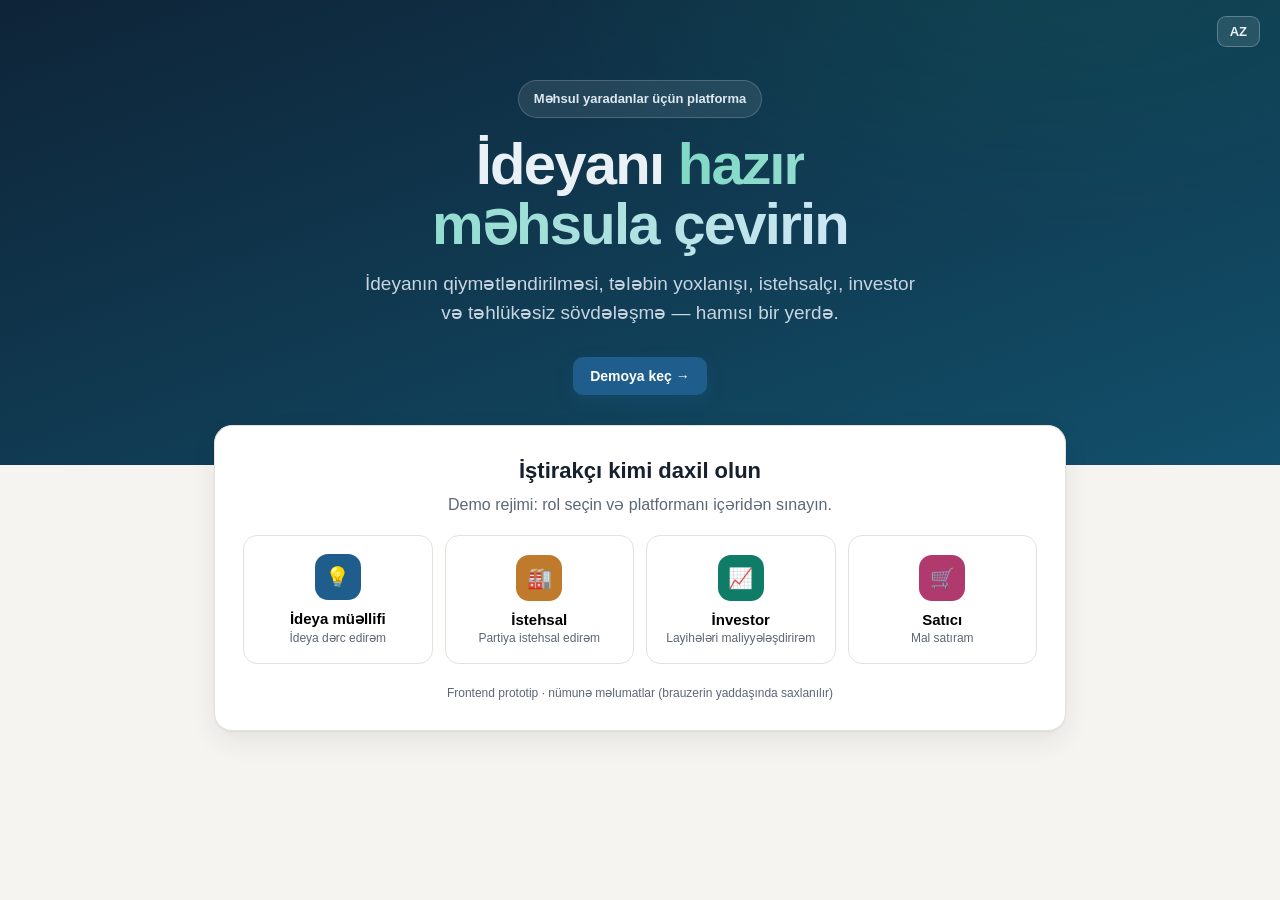
<file: site/index.html>
<!DOCTYPE html>
<html lang="az">
<head>
<meta charset="UTF-8">
<meta name="viewport" content="width=device-width, initial-scale=1.0">
<title>IdeaFlow — məhsul buraxılışı platforması</title>
<style>
  :root{
    --ink:#16202E;--muted:#5C6775;--line:#E5E1DA;--bg:#F6F4F0;--surface:#FFFFFF;--soft:#F1EEE9;
    --accent:#1F5E8C;--accent-2:#0E7C66;
    --author:#1F5E8C;--maker:#C07A2C;--investor:#0E7C66;--seller:#B0396E;--admin:#C0392B;--platform:#42607A;
    --shadow:0 1px 2px rgba(16,32,46,.05),0 10px 26px rgba(16,32,46,.08);
    --font:-apple-system,BlinkMacSystemFont,"Segoe UI",Roboto,"Helvetica Neue",Arial,sans-serif;
  }
  *{box-sizing:border-box;margin:0;padding:0}
  body{font-family:var(--font);color:var(--ink);background:var(--bg);line-height:1.5;-webkit-font-smoothing:antialiased}
  a{color:inherit;text-decoration:none;cursor:pointer}
  button{font-family:inherit;cursor:pointer;border:none;background:none}
  input,select,textarea{font-family:inherit;font-size:14px}
  .btn{display:inline-flex;align-items:center;gap:8px;font-weight:700;font-size:14px;padding:10px 16px;border-radius:10px;transition:.15s;border:1px solid transparent}
  .btn-primary{background:var(--accent);color:#fff;box-shadow:0 6px 16px rgba(31,94,140,.25)}
  .btn-primary:hover{background:#18496e}
  .btn-ghost{background:#fff;border-color:var(--line);color:var(--ink)}
  .btn-ghost:hover{border-color:var(--accent);color:var(--accent)}
  .btn-sm{padding:7px 12px;font-size:13px;border-radius:9px}
  .muted{color:var(--muted)}

  /* top bar */
  .topbar{position:sticky;top:0;z-index:40;height:60px;background:rgba(255,255,255,.9);backdrop-filter:blur(10px);border-bottom:1px solid var(--line);display:flex;align-items:center;gap:18px;padding:0 22px}
  .logo{display:flex;align-items:center;gap:9px;font-weight:850;font-size:18px;letter-spacing:-.02em}
  .logo .m{width:26px;height:26px;border-radius:8px;background:linear-gradient(135deg,var(--accent),var(--accent-2));display:grid;place-items:center}
  .spacer{flex:1}
  .roleSel{display:flex;align-items:center;gap:8px;font-size:13px;color:var(--muted)}
  .roleSel select{padding:7px 10px;border:1px solid var(--line);border-radius:9px;background:#fff;font-weight:650;color:var(--ink)}
  .bell{position:relative;width:38px;height:38px;border-radius:10px;border:1px solid var(--line);background:#fff;display:grid;place-items:center}
  .bell .cnt{position:absolute;top:-6px;right:-6px;background:var(--seller);color:#fff;font-size:10px;font-weight:800;min-width:17px;height:17px;border-radius:9px;display:grid;place-items:center;padding:0 4px}

  .layout{display:flex;min-height:calc(100vh - 60px)}
  .side{width:210px;flex:none;background:var(--surface);border-right:1px solid var(--line);padding:16px 12px}
  .side .grp{font-size:11px;font-weight:800;letter-spacing:.06em;text-transform:uppercase;color:var(--muted);margin:14px 8px 6px}
  .side a{display:flex;align-items:center;gap:10px;padding:9px 11px;border-radius:9px;font-size:14px;font-weight:600;color:var(--ink);margin-bottom:2px}
  .side a:hover{background:var(--soft)}
  .side a.on{background:color-mix(in srgb,var(--accent) 12%,#fff);color:var(--accent)}
  .side a .i{width:18px;height:18px;flex:none;color:currentColor}
  .content{flex:1;padding:26px 30px;max-width:1000px}
  @media(max-width:820px){.side{display:none}.content{padding:18px}}

  .page-h{display:flex;align-items:flex-start;justify-content:space-between;gap:16px;margin-bottom:20px;flex-wrap:wrap}
  .page-h h1{font-size:26px;font-weight:840;letter-spacing:-.02em}
  .page-h p{color:var(--muted);font-size:14.5px;margin-top:3px}

  .tiles{display:grid;grid-template-columns:repeat(4,1fr);gap:14px;margin-bottom:22px}
  @media(max-width:760px){.tiles{grid-template-columns:1fr 1fr}}
  .tile{background:var(--surface);border:1px solid var(--line);border-radius:14px;padding:16px 18px;box-shadow:var(--shadow)}
  .tile .v{font-size:26px;font-weight:850;letter-spacing:-.02em}
  .tile .k{font-size:12.5px;color:var(--muted);margin-top:2px}

  .grid{display:grid;gap:14px}
  .g2{grid-template-columns:1fr 1fr}.g3{grid-template-columns:1fr 1fr 1fr}
  @media(max-width:760px){.g2,.g3{grid-template-columns:1fr}}
  .card{background:var(--surface);border:1px solid var(--line);border-radius:14px;padding:18px;box-shadow:var(--shadow)}
  .card h3{font-size:16px;margin-bottom:6px}

  .pcard{background:var(--surface);border:1px solid var(--line);border-radius:14px;overflow:hidden;box-shadow:var(--shadow);cursor:pointer;transition:.15s}
  .pcard:hover{transform:translateY(-2px);box-shadow:0 14px 32px rgba(16,32,46,.12)}
  .pcard .cover{height:96px;display:grid;place-items:center;font-size:40px}
  .pcard .pb{padding:14px 16px}
  .pcard h4{font-size:16px;margin-bottom:4px}
  .pcard .meta{font-size:12.5px;color:var(--muted);margin-bottom:10px}
  .pcard .foot{display:flex;align-items:center;justify-content:space-between}
  .badge{display:inline-flex;align-items:center;gap:6px;font-size:11.5px;font-weight:750;padding:4px 10px;border-radius:20px;white-space:nowrap}
  .rating{font-size:13px;font-weight:800}
  .rating .s{color:var(--gold,#C9A227)}

  .filters{display:flex;gap:8px;flex-wrap:wrap;margin-bottom:18px}
  .chipf{font-size:13px;font-weight:650;padding:7px 13px;border-radius:20px;border:1px solid var(--line);background:#fff;color:var(--muted)}
  .chipf.on{background:var(--accent);color:#fff;border-color:var(--accent)}

  /* forms */
  .field{margin-bottom:14px}
  .field label{display:block;font-size:13px;font-weight:700;margin-bottom:6px}
  .field input,.field select,.field textarea{width:100%;padding:11px 13px;border:1px solid var(--line);border-radius:10px;background:#fff}
  .field textarea{min-height:90px;resize:vertical}
  .field input:focus,.field select:focus,.field textarea:focus{outline:none;border-color:var(--accent)}

  /* project card */
  .phead{display:flex;gap:16px;align-items:flex-start;margin-bottom:16px}
  .phead .ic{width:64px;height:64px;border-radius:16px;display:grid;place-items:center;font-size:32px;flex:none}
  .tabs{display:flex;gap:4px;flex-wrap:wrap;border-bottom:1px solid var(--line);margin-bottom:18px}
  .tabs button{padding:10px 14px;font-size:13.5px;font-weight:700;color:var(--muted);border-bottom:2px solid transparent;margin-bottom:-1px}
  .tabs button.on{color:var(--accent);border-bottom-color:var(--accent)}
  .kv{display:flex;justify-content:space-between;padding:10px 0;border-bottom:1px solid var(--line);font-size:14px}
  .kv:last-child{border-bottom:none}
  .kv b{font-weight:750}
  .bar{display:flex;height:40px;border-radius:9px;overflow:hidden;border:1px solid var(--line);margin:10px 0}
  .seg{display:flex;align-items:center;justify-content:center;color:#fff;font-weight:800;font-size:12px;border-right:2px solid #fff}
  .seg:last-child{border-right:none}
  .offer{display:flex;align-items:center;gap:12px;padding:12px 0;border-bottom:1px solid var(--line)}
  .offer:last-child{border-bottom:none}
  .empty{text-align:center;color:var(--muted);padding:30px;font-size:14px}

  /* landing */
  .hero{background:radial-gradient(1000px 500px at 82% -10%,rgba(14,124,102,.20),transparent 55%),linear-gradient(160deg,#0E2438,#12506B);color:#EAF1F6;text-align:center;padding:80px 24px 70px}
  .hero h1{font-size:clamp(34px,6vw,58px);font-weight:880;letter-spacing:-.03em;max-width:15ch;margin:16px auto 16px;line-height:1.04}
  .hero h1 .g{background:linear-gradient(100deg,#7FD9C4,#CFE7F5);-webkit-background-clip:text;background-clip:text;color:transparent}
  .hero p{font-size:19px;color:#C7D5E0;max-width:560px;margin:0 auto 30px}
  .hero .pill{display:inline-flex;align-items:center;gap:8px;background:rgba(255,255,255,.09);border:1px solid rgba(255,255,255,.18);color:#DCE8F0;font-size:13px;font-weight:650;padding:8px 15px;border-radius:999px}
  .enter{max-width:900px;margin:-40px auto 0;padding:0 24px 60px}
  .enterCard{background:var(--surface);border:1px solid var(--line);border-radius:18px;box-shadow:var(--shadow);padding:28px;text-align:center}
  .roles{display:grid;grid-template-columns:repeat(4,1fr);gap:12px;margin-top:18px}
  @media(max-width:760px){.roles{grid-template-columns:1fr 1fr}}
  .rbtn{border:1px solid var(--line);border-radius:14px;padding:18px 14px;background:#fff;text-align:center;transition:.15s}
  .rbtn:hover{transform:translateY(-2px);box-shadow:var(--shadow);border-color:var(--c)}
  .rbtn .ic{width:46px;height:46px;border-radius:13px;background:var(--c);color:#fff;display:grid;place-items:center;margin:0 auto 10px;font-size:20px}
  .rbtn h4{font-size:15px;margin-bottom:3px}
  .rbtn p{font-size:12px;color:var(--muted)}

  /* toast */
  .toasts{position:fixed;bottom:20px;right:20px;z-index:100;display:flex;flex-direction:column;gap:10px}
  .toast{background:#16202E;color:#fff;padding:12px 16px;border-radius:11px;font-size:13.5px;font-weight:600;box-shadow:0 10px 30px rgba(0,0,0,.25);animation:tin .2s;max-width:320px}
  .toast.ok{background:#0E7C66}
  @keyframes tin{from{opacity:0;transform:translateY(8px)}to{opacity:1}}
  .foot-note{font-size:12px;color:var(--muted);margin-top:20px;text-align:center}

  /* dark theme */
  [data-theme=dark]{--ink:#E7ECF1;--muted:#9BA6B2;--line:#2A3542;--bg:#0F1621;--surface:#17212E;--soft:#1E2A38;--shadow:0 1px 2px rgba(0,0,0,.3),0 12px 30px rgba(0,0,0,.45)}
  [data-theme=dark] .topbar{background:rgba(23,33,46,.92)}
  [data-theme=dark] .btn-ghost,[data-theme=dark] .chipf,[data-theme=dark] .roleSel select,[data-theme=dark] .field input,[data-theme=dark] .field select,[data-theme=dark] .field textarea,[data-theme=dark] .searchbar input,[data-theme=dark] .chatin input{background:#0F1621;color:var(--ink)}
  .ticon{width:38px;height:38px;border-radius:10px;border:1px solid var(--line);background:var(--surface);display:grid;place-items:center;font-size:16px}
  /* status timeline */
  .timeline{display:flex;margin:6px 0 4px}
  .tl{flex:1;min-width:66px;text-align:center;position:relative;padding-top:22px}
  .tl:before{content:"";position:absolute;top:8px;left:0;right:0;height:2px;background:var(--line)}
  .tl:first-child:before{left:50%}.tl:last-child:before{right:50%}
  .tl .d{position:absolute;top:1px;left:50%;transform:translateX(-50%);width:15px;height:15px;border-radius:50%;background:var(--surface);border:3px solid var(--line);z-index:1}
  .tl.done .d{border-color:var(--accent-2);background:var(--accent-2)}
  .tl.cur .d{border-color:var(--accent);background:var(--accent);box-shadow:0 0 0 4px color-mix(in srgb,var(--accent) 20%,transparent)}
  .tl span{font-size:10.5px;color:var(--muted)}
  .tl.cur span{color:var(--accent);font-weight:800}
  /* notif dropdown */
  .ndrop{position:absolute;top:54px;right:14px;width:300px;background:var(--surface);border:1px solid var(--line);border-radius:12px;box-shadow:var(--shadow);z-index:60;overflow:hidden}
  .ndrop .nh{padding:12px 14px;font-weight:800;font-size:13px;border-bottom:1px solid var(--line)}
  .ndrop .ni{padding:11px 14px;font-size:13px;border-bottom:1px solid var(--line)}
  .ndrop .ni:last-child{border-bottom:none}
  .ndrop .ni .tm{color:var(--muted);font-size:11px;margin-top:2px}
  /* docs + chat */
  .doc{display:flex;align-items:center;gap:10px;padding:11px 0;border-bottom:1px solid var(--line)}
  .doc:last-child{border-bottom:none}
  .doc .dt{font-size:10.5px;font-weight:800;padding:3px 9px;border-radius:6px;color:#fff}
  .doc .nm{flex:1;font-size:14px}
  .chatbox{display:flex;flex-direction:column;gap:9px;max-height:300px;overflow:auto;margin-bottom:12px;padding:4px}
  .msg{max-width:78%;padding:9px 13px;border-radius:13px;font-size:13.5px;line-height:1.4}
  .msg.them{background:var(--soft);align-self:flex-start;border-bottom-left-radius:3px}
  .msg.me{background:var(--accent);color:#fff;align-self:flex-end;border-bottom-right-radius:3px}
  .msg .who{font-size:11px;font-weight:700;opacity:.75;margin-bottom:2px}
  .chatin{display:flex;gap:8px}
  .chatin input{flex:1;padding:10px 13px;border:1px solid var(--line);border-radius:10px;background:var(--surface);color:var(--ink)}
  .searchbar{display:flex;gap:10px;margin-bottom:14px;flex-wrap:wrap}
  .searchbar input{flex:1;min-width:200px;padding:10px 14px;border:1px solid var(--line);border-radius:10px;background:var(--surface);color:var(--ink)}
  /* charts */
  .chartrow{display:flex;align-items:center;gap:12px;margin:8px 0}
  .chartrow .cl{width:150px;font-size:13px;flex:none}
  .chartrow .ct{flex:1;height:22px;background:var(--soft);border-radius:7px;overflow:hidden}
  .chartrow .cf{height:100%;border-radius:7px;display:flex;align-items:center;justify-content:flex-end;padding-right:8px;color:#fff;font-size:11px;font-weight:800;min-width:32px}
  /* onboarding tour */
  .overlay{position:fixed;inset:0;background:rgba(10,20,30,.55);z-index:200;display:grid;place-items:center;padding:20px}
  .tourcard{background:var(--surface);border:1px solid var(--line);border-radius:18px;max-width:440px;width:100%;padding:28px;box-shadow:0 30px 80px rgba(0,0,0,.45);text-align:center}
  .tourcard .em{font-size:38px}
  .tourcard h3{font-size:21px;margin:12px 0 8px}
  .tourcard p{color:var(--muted);font-size:14.5px;line-height:1.55}
  .tourcard .dots{display:flex;gap:6px;margin:20px auto;justify-content:center}
  .tourcard .dots span{width:8px;height:8px;border-radius:50%;background:var(--line);transition:.2s}
  .tourcard .dots span.on{background:var(--accent);width:22px;border-radius:4px}
  .tourcard .row{display:flex;justify-content:space-between;align-items:center;gap:10px}
</style>
</head>
<body>
<div id="app"></div>
<div class="toasts" id="toasts"></div>

<script>
/* ================= I18N =================
   Hər açar üçün üç variant: [AZ, RU, EN]
   Dil dəyişdirmək: yuxarı paneldəki dil düyməsi (AZ → RU → EN → AZ)
   ======================================== */
const LANGS=['az','ru','en'];
const LI={az:0,ru:1,en:2};

const DICT={
  /* --- ümumi / shell --- */
  appTitle:['IdeaFlow — məhsul buraxılışı platforması','IdeaFlow — платформа запуска продуктов','IdeaFlow — product launch platform'],
  nav_menu:['Menyu','Меню','Menu'],
  nav_overview:['İcmal','Обзор','Overview'],
  nav_projects:['Layihələr','Проекты','Projects'],
  nav_analytics:['Analitika','Аналитика','Analytics'],
  nav_new:['Yeni ideya','Новая идея','New idea'],
  nav_investors:['İnvestorlar','Инвесторы','Investors'],
  nav_makers:['İstehsalçılar','Производители','Manufacturers'],
  nav_pricing:['Tariflər və maliyyə modeli','Тарифы и финмодель','Pricing & finance'],
  nav_trust:['Etibar','Доверие','Trust'],
  nav_trustIndex:['Trust Index · İM müdafiəsi','Trust Index · Защита ИС','Trust Index · IP protection'],
  top_loggedAs:['Daxil olmusunuz:','Вы вошли как','Logged in as'],
  top_notifs:['Bildirişlər','Уведомления','Notifications'],
  top_tour:['Tur','Тур','Tour'],
  top_theme:['Görünüş','Тема','Theme'],
  top_lang:['Dil','Язык','Language'],

  /* --- rollar --- */
  role_guest:['Qonaq','Гость','Guest'],
  role_author:['İdeya müəllifi','Автор идеи','Idea Author'],
  role_maker:['İstehsal','Производство','Manufacturing'],
  role_investor:['İnvestor','Инвестор','Investor'],
  role_seller:['Satıcı','Продавец','Seller'],
  rd_author:['İdeya dərc edirəm','Публикую идею','I publish ideas'],
  rd_maker:['Partiya istehsal edirəm','Произвожу партии','I manufacture batches'],
  rd_investor:['Layihələri maliyyələşdirirəm','Финансирую проекты','I fund projects'],
  rd_seller:['Mal satıram','Продаю товары','I sell products'],

  /* --- statuslar --- */
  st_draft:['Qaralama','Черновик','Draft'],
  st_assess:['Qiymətləndirmədə','На оценке','Under review'],
  st_demand:['Tələb yoxlanışı','Проверка спроса','Demand check'],
  st_findmaker:['İstehsalçı axtarışı','Поиск производителя','Finding maker'],
  st_findinv:['İnvestisiya axtarışı','Поиск инвестиций','Seeking funding'],
  st_deal:['Sövdələşmə','Сделка','Deal'],
  st_prod:['İstehsal','Производство','Production'],
  st_sales:['Satış','Продажи','Sales'],

  /* --- kateqoriyalar --- */
  cat_all:['Hamısı','Все','All'],
  cat_electronics:['Elektronika','Электроника','Electronics'],
  cat_home:['Ev və məişət','Дом и быт','Home & living'],
  cat_sport:['İdman','Спорт','Sport'],
  cat_gadgets:['Qadcetlər','Гаджеты','Gadgets'],
  cat_eco:['Eko','Эко','Eco'],

  /* --- lendinq --- */
  l_pill:['Məhsul yaradanlar üçün platforma','Платформа для создателей продуктов','A platform for product creators'],
  l_h1a:['İdeyanı','Превратите идею в','Turn your idea into'],
  l_h1b:['hazır məhsula çevirin','готовый продукт','a finished product'],
  l_sub:['İdeyanın qiymətləndirilməsi, tələbin yoxlanışı, istehsalçı, investor və təhlükəsiz sövdələşmə — hamısı bir yerdə.','Оценка идеи, проверка спроса, производитель, инвестор и безопасная сделка — в одном месте.','Idea assessment, demand check, manufacturer, investor and a safe deal — all in one place.'],
  l_cta:['Demoya keç →','Войти в демо →','Enter demo →'],
  l_enterTitle:['İştirakçı kimi daxil olun','Войдите как участник','Enter as a participant'],
  l_enterSub:['Demo rejimi: rol seçin və platformanı içəridən sınayın.','Демо-режим: выберите роль и попробуйте платформу изнутри.','Demo mode: pick a role and try the platform from the inside.'],
  l_note:['Frontend prototip · nümunə məlumatlar (brauzerin yaddaşında saxlanılır)','Фронтенд-прототип · данные демонстрационные (хранятся в памяти браузера)','Frontend prototype · demo data (kept in browser memory)'],

  /* --- kabinetlər --- */
  d_a_title:['Müəllif kabineti','Кабинет автора','Author workspace'],
  d_a_sub:['Layihələriniz və iştirakçıların təklifləri','Ваши проекты и предложения от участников','Your projects and incoming offers'],
  d_a_t1:['layihə','проектов','projects'],
  d_a_t2:['orta reytinq','средний рейтинг','average rating'],
  d_a_t3:['istehsalçı təklifi','офферов производителей','manufacturer offers'],
  d_a_t4:['ilkin sifariş','предзаказов','preorders'],
  d_a_my:['Mənim layihələrim','Мои проекты','My projects'],
  d_m_title:['İstehsalçı kabineti','Кабинет производителя','Manufacturer workspace'],
  d_m_sub:['Güclərinizə uyğun gələn sorğular','Входящие заявки под ваши мощности','Incoming requests matching your capacity'],
  d_m_t1:['yeni sorğu','новых заявок','new requests'],
  d_m_t2:['mənim təkliflərim','моих офферов','my offers'],
  d_m_t3:['güc yüklənməsi','загрузка мощностей','capacity load'],
  d_m_t4:['Trust Index','Trust Index','Trust Index'],
  d_m_reqs:['İstehsal sorğuları','Заявки на производство','Production requests'],
  d_m_empty:['Yeni sorğu yoxdur','Нет новых заявок','No new requests'],
  d_i_title:['İnvestor kabineti','Кабинет инвестора','Investor workspace'],
  d_i_sub:['Maliyyə axtaran yoxlanılmış layihələr','Проверенные проекты, ищущие финансирование','Vetted projects seeking funding'],
  d_i_t1:['axtarışda olan layihə','проектов в поиске','projects seeking'],
  d_i_t2:['portfeldə','в портфеле','in portfolio'],
  d_i_t3:['yatırılıb','вложено','invested'],
  d_i_t4:['gəlirlilik proqnozu','прогноз доходности','projected return'],
  d_i_feed:['Layihə lenti','Лента проектов','Project feed'],
  d_s_title:['Satıcı kabineti','Кабинет продавца','Seller workspace'],
  d_s_sub:['Hazırlanan mallar — ilkin sifarişləri rezerv edin','Товары в подготовке — резервируйте предзаказы','Products in the pipeline — reserve preorders'],
  d_s_t1:['hazırlanan mal','товаров в подготовке','products in pipeline'],
  d_s_t2:['ümumi ilkin sifariş','предзаказов всего','preorders total'],
  d_s_t3:['müqavilələrim','мои контракты','my contracts'],
  d_s_t4:['qiymət aralığı','диапазон цен','price range'],
  d_s_catalog:['Hazırlanan məhsullar kataloqu','Каталог готовящихся продуктов','Catalog of upcoming products'],
  btn_newIdea:['＋ Yeni ideya','＋ Новая идея','＋ New idea'],

  /* --- kataloq --- */
  c_title:['Layihə kataloqu','Каталог проектов','Projects catalog'],
  c_sub:['Ekosistemin bütün layihələri','Все проекты экосистемы','All ecosystem projects'],
  c_search:['🔍 Ad və ya müəllif üzrə axtarış…','🔍 Поиск по названию или автору…','🔍 Search by title or author…'],
  c_empty:['Heç nə tapılmadı','Ничего не найдено','Nothing found'],
  c_notRated:['qiymətləndirilməyib','не оценён','not rated'],

  /* --- layihə kartı --- */
  p_back:['← kataloqa','← к каталогу','← back to catalog'],
  p_author:['müəllif','автор','author'],
  p_notFound:['Layihə tapılmadı','Проект не найден','Project not found'],
  tab_about:['İcmal','Обзор','Overview'],
  tab_ai:['AI qiymətləndirmə','AI-оценка','AI score'],
  tab_fin:['Maliyyə modeli','Финмодель','Financials'],
  tab_prod:['İstehsal','Производство','Production'],
  tab_inv:['İnvestisiyalar','Инвестиции','Investment'],
  tab_deal:['Sövdələşmə','Сделка','Deal'],
  tab_docs:['Sənədlər','Документы','Documents'],
  tab_chat:['Söhbət','Чат','Chat'],

  ab_status:['Layihənin statusu','Статус проекта','Project status'],
  ab_about:['Layihə haqqında','О проекте','About the project'],
  ab_cat:['Kateqoriya','Категория','Category'],
  ab_st:['Status','Статус','Status'],
  ab_rating:['İdeyanın reytinqi','Рейтинг идеи','Idea rating'],
  ab_preorders:['İlkin sifarişlər','Предзаказы','Preorders'],
  ab_sections:['Kartın bölmələri','Разделы карточки','Card sections'],
  ab_sectionsText:['Vahid rəqəmsal pasport: materiallar, bazar analitikası, maliyyə modeli, istehsal, investisiyalar, satış, sənədlər (NDA, patentlər), dəyişikliklər tarixçəsi. Bütün rollar eyni kartla işləyir.','Единый цифровой паспорт: материалы, аналитика рынка, финмодель, производство, инвестиции, продажи, документы (NDA, патенты), история изменений. Все роли работают с одной карточкой.','A single digital passport: materials, market analytics, financials, production, investment, sales, documents (NDA, patents), change history. Every role works with the same card.'],

  tl_assess:['Qiymətləndirmə','Оценка','Assessment'],
  tl_demand:['Tələb','Спрос','Demand'],
  tl_findmaker:['İstehsalçı','Производитель','Manufacturer'],
  tl_findinv:['İnvestisiya','Инвестиции','Investment'],
  tl_deal:['Sövdələşmə','Сделка','Deal'],
  tl_prod:['İstehsal','Производство','Production'],
  tl_sales:['Satış','Продажи','Sales'],

  /* --- AI --- */
  ai_none:['AI qiymətləndirməsi hələ aparılmayıb','AI-оценка ещё не проведена','AI score not generated yet'],
  ai_noneSub:['Bazar, maya dəyəri və risklərin analizini başladın.','Запустите анализ рынка, себестоимости и рисков.','Run the market, cost and risk analysis.'],
  ai_run:['AI qiymətləndirməsini başlat','Запустить AI-оценку','Run AI assessment'],
  ai_market:['Bazarın qiymətləndirilməsi','Оценка рынка','Market assessment'],
  ai_size:['Bazarın həcmi','Размер рынка','Market size'],
  ai_cost:['Təxmini maya dəyəri','Ориент. себестоимость','Est. unit cost'],
  ai_price:['Tövsiyə olunan qiymət','Рекоменд. цена','Recommended price'],
  ai_rating:['İdeyanın reytinqi','Рейтинг идеи','Idea rating'],
  ai_risks:['Risklər və tövsiyələr','Риски и рекомендации','Risks & recommendations'],
  ai_r1a:['✔ Tələb «','✔ Спрос подтверждается трендом категории «','✔ Demand is confirmed by the trend in the «'],
  ai_r1b:['» kateqoriyasının trendi ilə təsdiqlənir.','».','» category.'],
  ai_r2:['⚠ Hədəf bazar üçün sertifikasiyanı yoxlayın.','⚠ Проверьте сертификацию для целевого рынка.','⚠ Check certification for the target market.'],
  ai_r3:['✔ Maya dəyəri marja imkanı verir:','✔ Себестоимость позволяет маржу','✔ Unit cost allows a margin of'],
  ai_toDemand:['Tələb yoxlanışına keç →','Перейти к проверке спроса →','Go to demand check →'],

  /* --- maliyyə --- */
  f_title:['Maliyyə modeli','Финансовая модель','Financial model'],
  f_cost:['Maya dəyəri','Себестоимость','Unit cost'],
  f_price:['Satış qiyməti','Цена продажи','Sale price'],
  f_moq:['MOQ (min. partiya)','MOQ (мин. партия)','MOQ (min. batch)'],
  f_royalty:['Müəllifə royalti','Роялти автору','Author royalty'],
  f_split:['Satış gəlirinin bölgüsü','Распределение выручки с продаж','Sales revenue split'],
  f_rest:['qalan','ост.','rest'],
  f_note:['Platforma → müəllifə royalti → investorun payı → satıcı. Eskrou avtomatik bölüşdürür.','Платформа → роялти автору → доля инвестора → продавец. Эскроу распределяет автоматически.','Platform → author royalty → investor share → seller. Escrow distributes automatically.'],

  /* --- istehsal --- */
  pr_offers:['İstehsalçı təklifləri','Предложения производителей','Manufacturer offers'],
  pr_empty:['Hələlik təklif yoxdur','Пока нет офферов','No offers yet'],
  pr_accept:['Qəbul et','Принять','Accept'],
  pr_sendTitle:['Təklif göndər','Отправить оффер','Send an offer'],
  pr_send:['Təklifi göndər','Отправить оффер','Send offer'],
  pr_priceLbl:['Vahidin qiyməti','Цена за ед.','Price per unit'],
  pr_moqLbl:['MOQ','MOQ','MOQ'],
  pr_daysLbl:['Müddət, gün','Срок, дней','Lead time, days'],
  pr_pcs:['əd.','шт.','pcs'],
  pr_price:['Qiymət','Цена','Price'],
  pr_days:['gün','дн.','days'],
  pr_yourFactory:['Sizin zavod','Ваш завод','Your factory'],

  /* --- investisiya --- */
  iv_title:['İnvestisiyalar','Инвестиции','Investment'],
  iv_empty:['Hələlik investisiya yoxdur','Инвестиций пока нет','No investments yet'],
  iv_inDeal:['sövdələşmədə','в сделке','in deal'],
  iv_formTitle:['Layihəyə investisiya qoy','Инвестировать в проект','Invest in the project'],
  iv_amount:['Məbləğ','Сумма','Amount'],
  iv_typeLbl:['Sövdələşmə növü','Тип сделки','Deal type'],
  iv_equity:['Pay (equity)','Доля (equity)','Equity'],
  iv_royalty:['Royalti','Роялти','Royalty'],
  iv_fix:['Fiks / lisenziya','Фикс / лицензия','Fixed / licence'],
  iv_submit:['İnvestisiyanı rəsmiləşdir','Оформить инвестицию','Complete investment'],
  iv_you:['Siz (investor)','Вы (инвестор)','You (investor)'],
  iv_share30:['Pay 30%','Доля 30%','30% equity'],

  /* --- sövdələşmə --- */
  dl_title:['Rəqəmsal sövdələşmə','Цифровая сделка','Digital deal'],
  dl_maker:['İstehsalçı','Производитель','Manufacturer'],
  dl_investor:['İnvestor','Инвестор','Investor'],
  dl_cond:['Şərt','Условие','Terms'],
  dl_escrow:['Eskrou','Эскроу','Escrow'],
  dl_escrowV:['vəsait rezerv edilib','средства зарезервированы','funds reserved'],
  dl_rights:['İdeya hüquqları','Права на идею','Idea rights'],
  dl_rightsV:['müəllifə aiddir','закреплены за автором','held by the author'],
  dl_sign:['İmzala və istehsalı başlat','Подписать и запустить производство','Sign and start production'],
  dl_signed:['✔ Sövdələşmə imzalandı, layihə istehsal/satış mərhələsindədir.','✔ Сделка подписана, проект в производстве/продажах.','✔ Deal signed, the project is in production/sales.'],
  dl_need:['Sövdələşmə üçün istehsalçı təklifi və investisiya lazımdır.','Для сделки нужны оффер производителя и инвестиция.','A manufacturer offer and an investment are required for the deal.'],

  /* --- sənədlər --- */
  dc_title:['Sənədlər','Документы','Documents'],
  dc_upload:['＋ Yüklə','＋ Загрузить','＋ Upload'],
  dc_open:['Aç','Открыть','Open'],
  dc_note:['🛡 Bütün sənədlər versiyalanır, müəlliflik və tarix qeydə alınır (İM müdafiəsi).','🛡 Все документы версионируются, авторство и дата фиксируются (защита ИС).','🛡 All documents are versioned; authorship and date are recorded (IP protection).'],
  dt_nda:['NDA','NDA','NDA'],
  dt_patent:['Patent','Патент','Patent'],
  dt_contract:['Müqavilə','Контракт','Contract'],
  dt_cert:['Sertifikat','Сертификат','Certificate'],
  dn_nda:['Məxfilik sazişi.pdf','Соглашение о неразглашении.pdf','Non-disclosure agreement.pdf'],
  dn_passport:['Layihə kartı (pasport).pdf','Карточка проекта (паспорт).pdf','Project card (passport).pdf'],
  dn_cert:['Uyğunluq sertifikatı.pdf','Сертификат соответствия.pdf','Certificate of conformity.pdf'],

  /* --- söhbət --- */
  ch_title:['İştirakçıların söhbəti','Чат участников','Participant chat'],
  ch_ph:['Mesaj yazın…','Написать сообщение…','Write a message…'],
  ch_send:['Göndər','Отправить','Send'],
  ch_curator:['Kurator','Куратор','Curator'],
  ch_you:['Siz','Вы','You'],
  cm_curator:['Layihə işlənir. Şərtləri və sualları burada müzakirə edin.','Проект в работе. Обсуждайте условия и вопросы здесь.','The project is in progress. Discuss terms and questions here.'],
  cm_author:['Məhsulla bağlı suallara cavab verməyə hazıram.','Готов ответить на вопросы по продукту.','Happy to answer any questions about the product.'],

  /* --- yeni ideya --- */
  n_title:['Yeni ideya','Новая идея','New idea'],
  n_sub:['Məhsulu təsvir edin — layihə kartı yaradılacaq','Опишите продукт — создастся карточка проекта','Describe the product — a project card will be created'],
  n_name:['Məhsulun adı','Название продукта','Product name'],
  n_namePh:['Məs. Bitkilər üçün ağıllı dozator','Напр. Умный дозатор для растений','E.g. Smart plant dispenser'],
  n_cat:['Kateqoriya','Категория','Category'],
  n_desc:['Təsvir','Описание','Description'],
  n_descPh:['Bu nədir, kim üçündür, analoqlardan nə ilə üstündür','Что это, для кого, чем лучше аналогов','What it is, who it is for, why it beats alternatives'],
  n_price:['Təxmini satış qiyməti','Ориентировочная цена продажи','Estimated sale price'],
  n_create:['Layihə yarat →','Создать проект →','Create project →'],
  n_needName:['Adı daxil edin','Введите название','Enter a title'],
  n_youAuthor:['Siz (müəllif)','Вы (автор)','You (author)'],

  /* --- istehsalçılar / investorlar --- */
  mk_title:['İstehsalçılar','Производители','Manufacturers'],
  mk_sub:['Yoxlanılmış zavodlar','Верифицированные заводы','Verified factories'],
  mk_cats:['Kateqoriyalar','Категории','Categories'],
  mk_moq:['MOQ-dan','MOQ от','MOQ from'],
  in_title:['İnvestorlar','Инвесторы','Investors'],
  in_sub:['Platformadakı fondlar və mələk investorlar','Фонды и ангелы на платформе','Funds and angels on the platform'],

  /* --- tariflər --- */
  pc_title:['Tariflər və maliyyə modeli','Тарифы и финмодель','Pricing & finance model'],
  pc_sub:['Platforma necə qazanır','Как зарабатывает платформа','How the platform earns'],
  pc_rev:['Platformanın gəliri','Доход платформы','Platform revenue'],
  pc_c1:['Komissiya — istehsal','Комиссия — производство','Commission — production'],
  pc_c2:['Komissiya — investisiya','Комиссия — инвестиции','Commission — investment'],
  pc_c3:['Komissiya — satış','Комиссия — продажи','Commission — sales'],
  pc_c4:['Eskrou / ödənişlər','Эскроу / платежи','Escrow / payments'],
  pc_c5:['Tərəfdaş xidmətləri','Партнёрские услуги','Partner services'],
  pc_subs:['Peşəkarlar üçün abunə (aylıq)','Подписка для профи (в месяц)','Pro subscription (per month)'],
  pc_authorPro:['Müəllif Pro','Автор Pro','Author Pro'],
  pc_wf:['Gəlirin bölgüsü (waterfall)','Распределение выручки (waterfall)','Revenue split (waterfall)'],
  pc_wfNote:['Platforma → müəllifə royalti → investorun payı → satıcı. Müəllif birinci qorunur.','Платформа → роялти автору → доля инвестора → продавец. Автор защищён первым.','Platform → author royalty → investor share → seller. The author is protected first.'],

  /* --- analitika --- */
  an_title:['Platforma analitikası','Аналитика платформы','Platform analytics'],
  an_sub:['Ekosistemin nümunə göstəriciləri','Демонстрационные показатели экосистемы','Demo ecosystem metrics'],
  an_t1:['layihə','проектов','projects'],
  an_t2:['sövdələşmələrin GMV-si','GMV сделок','deal GMV'],
  an_t3:['uğurlu sövdələşmə','успешных сделок','successful deals'],
  an_t4:['orta reytinq','средний рейтинг','average rating'],
  an_funnel:['Layihə hunisi','Воронка проектов','Project funnel'],
  an_funnelSub:['İdeyadan satışa qədər','От идеи до продаж','From idea to sales'],
  an_fn1:['İdeyalar','Идеи','Ideas'],
  an_fn2:['AI qiymətləndirmədən keçib','AI-оценка пройдена','AI score passed'],
  an_fn3:['Tələb təsdiqlənib','Спрос подтверждён','Demand confirmed'],
  an_fn4:['İstehsalçı tapılıb','Производитель найден','Manufacturer found'],
  an_fn5:['Maliyyələşdirilib','Профинансировано','Funded'],
  an_fn6:['İstehsal olunub','Произведено','Manufactured'],
  an_fn7:['Satış','Продажи','Sales'],
  an_cats:['Kateqoriyalar üzrə layihələr','Проекты по категориям','Projects by category'],
  an_catsSub:['Aktiv layihələr','Активные проекты','Active projects'],
  an_deals:['Aylar üzrə yeni sövdələşmələr','Новые сделки по месяцам','New deals by month'],
  an_dealsSub:['Bağlanmış sövdələşmələrin artımı','Рост числа закрытых сделок','Growth of closed deals'],

  /* --- tur --- */
  b_next:['Növbəti','Далее','Next'],
  b_done:['Hazırdır','Готово','Done'],
  b_skip:['Keç','Пропустить','Skip'],

  /* --- toast bildirişləri --- */
  ts_ai:['AI qiymətləndirməsi hazırdır: reytinq ','AI-оценка готова: рейтинг ','AI score ready: rating '],
  ts_demand:['Status: tələb yoxlanışı','Статус: проверка спроса','Status: demand check'],
  ts_offer:['Təklif müəllifə göndərildi','Оффер отправлен автору','Offer sent to the author'],
  ts_accept:['Təklif qəbul edildi · investisiya axtarırıq','Оффер принят · ищем инвестиции','Offer accepted · seeking funding'],
  ts_invest:['İnvestisiya rəsmiləşdirildi · sövdələşmə formalaşır','Инвестиция оформлена · формируется сделка','Investment completed · deal is being formed'],
  ts_signed:['Sövdələşmə imzalandı · istehsal başladı','Сделка подписана · производство запущено','Deal signed · production started'],
  ts_batch:['Partiya istehsal olundu · satış başladı','Партия произведена · старт продаж','Batch manufactured · sales started'],
  ts_created:['Layihə yaradıldı · AI qiymətləndirməsini başladın','Проект создан · запустите AI-оценку','Project created · run the AI assessment'],
  ts_docUp:['Sənədin yüklənməsi (demo)','Загрузка документа (демо)','Document upload (demo)'],
  ts_docOpen:['Sənədin açılması (demo)','Открытие документа (демо)','Opening document (demo)'],

  /* --- bildirişlər --- */
  nf1:['EcoFab-dan «Qatlanan eko-bel çantası» üzrə yeni təklif','Новый оффер от EcoFab по «Складной эко-рюкзак»','New offer from EcoFab on “Foldable eco backpack”'],
  nf2:['North VC investoru layihənizlə maraqlandı','Инвестор North VC заинтересовался вашим проектом','Investor North VC is interested in your project'],
  nf3:['AI qiymətləndirməsi hazırdır: reytinq 88','AI-оценка готова: рейтинг 88','AI score ready: rating 88'],
  nft1:['2 dəq əvvəl','2 мин назад','2 min ago'],
  nft2:['1 saat əvvəl','1 ч назад','1 h ago'],
  nft3:['bu gün','сегодня','today'],
};

function li(){const i=LI[S.lang];return i===undefined?0:i;}
function t(k){const v=DICT[k];return v?(v[li()]||v[0]):k;}
/* çoxdilli data dəyəri: ['az','ru','en'] massivi və ya adi sətir */
function tv(v){return Array.isArray(v)?(v[li()]||v[0]):v;}
function cycleLang(){S.lang=LANGS[(LANGS.indexOf(S.lang)+1)%LANGS.length];render();}
function rl(r){return t('role_'+r);}
function sl(st){return t('st_'+st);}
function catL(c){return t('cat_'+c);}

/* ---------------- STORE ---------------- */
const ROLES = {
  guest:  {color:'var(--platform)'},
  author: {color:'var(--author)', emoji:'💡'},
  maker:  {color:'var(--maker)', emoji:'🏭'},
  investor:{color:'var(--investor)', emoji:'📈'},
  seller: {color:'var(--seller)', emoji:'🛒'},
};
const STATUS = {
  draft:{c:'#8A8A8A'}, assess:{c:'#C9A227'}, demand:{c:'#0E7C66'}, findmaker:{c:'#C07A2C'},
  findinv:{c:'#2E86C1'}, deal:{c:'#1F5E8C'}, prod:{c:'#7A5AA6'}, sales:{c:'#0E7C66'},
};
const CATS = ['electronics','home','sport','gadgets','eco'];
const COVERS = {electronics:['#EAF1F6','🔌'],home:['#F1EEE9','🏠'],sport:['#EAF6F2','🏅'],gadgets:['#F0ECF6','📱'],eco:['#EDF6EC','🌱']};
const MARKETS=[['$800 mln','$800 млн','$800M'],['$1.2 mlrd','$1.2 млрд','$1.2B'],['$2.1 mlrd','$2.1 млрд','$2.1B'],['$540 mln','$540 млн','$540M']];
const MONTHS=[['Fev','Фев','Feb'],['Mar','Мар','Mar'],['Apr','Апр','Apr'],['May','Май','May'],['İyn','Июн','Jun'],['İyl','Июл','Jul']];

const S = {
  role:'guest',
  tab:'about',
  filterCat:'all',
  projects:[
    {id:1,title:['Qatlanan eko-bel çantası','Складной эко-рюкзак','Foldable eco backpack'],cat:'eco',emoji:'🎒',author:['Anna K.','Анна К.','Anna K.'],status:'findinv',rating:82,market:MARKETS[1],cost:'$14',price:'$49',moq:'500',royalty:8,demand:340,
      offers:[{maker:'EcoFab',price:'$13.5',moq:'500',days:'35',trust:88}], investments:[]},
    {id:2,title:['Hidro-trekerli ağıllı butulka','Умная бутылка с гидро-трекером','Smart bottle with hydro tracker'],cat:'gadgets',emoji:'💧',author:['Dmitri V.','Дмитрий В.','Dmitri V.'],status:'findmaker',rating:76,market:MARKETS[0],cost:'$9',price:'$39',moq:'1000',royalty:7,demand:210,
      offers:[], investments:[]},
    {id:3,title:['Modul mətbəx orqanayzeri','Модульный кухонный органайзер','Modular kitchen organizer'],cat:'home',emoji:'🍽️',author:['Marina L.','Марина Л.','Marina L.'],status:'sales',rating:88,market:MARKETS[2],cost:'$6',price:'$29',moq:'2000',royalty:10,demand:1250,
      offers:[{maker:'HomePro',price:'$5.8',moq:'2000',days:'40',trust:91}], investments:[{investor:'North VC',amount:'$60 000',typeK:'iv_share30'}]},
    {id:4,title:['Portativ günəş enerjili şarj cihazı','Портативная солнечная зарядка','Portable solar charger'],cat:'electronics',emoji:'🔋',author:['Timur A.','Тимур А.','Timur A.'],status:'assess',rating:0,market:'—',cost:'—',price:'$59',moq:'—',royalty:8,demand:0,
      offers:[], investments:[]},
  ],
  makers:[
    {name:'EcoFab',cats:['Eko, Ev','Эко, Дом','Eco, Home'],moq:'500',trust:88},
    {name:'HomePro',cats:['Ev və məişət','Дом и быт','Home & living'],moq:'2000',trust:91},
    {name:'TechLine',cats:['Elektronika, Qadcetlər','Электроника, Гаджеты','Electronics, Gadgets'],moq:'1000',trust:84},
  ],
  investors:[
    {name:'North VC',focus:['Hardware, erkən mərhələ','Hardware, ранняя стадия','Hardware, early stage'],trust:90},
    {name:'GreenSeed',focus:['Eko-məhsullar','Эко-продукты','Eco products'],trust:86},
    {name:'Angel Pool',focus:['İstehlak malları','Потребительские товары','Consumer goods'],trust:79},
  ],
  notifs:3,
  nextId:5,
  theme:'light', showN:false, search:'', lang:'az', onboarded:false, tour:0,
  notifList:[{k:'nf1',tk:'nft1'},{k:'nf2',tk:'nft2'},{k:'nf3',tk:'nft3'}],
};
const DOCTYPES={nda:'#42607A',patent:'#7A5AA6',contract:'#1F5E8C',cert:'#0E7C66'};
function defaultDocs(p){return p.docs||(p.docs=[{k:'dn_nda',t:'nda'},{k:'dn_passport',t:'contract'},...(p.status==='sales'||p.status==='prod'?[{k:'dn_cert',t:'cert'}]:[])]);}
function defaultMsgs(p){return p.messages||(p.messages=[{whoK:'ch_curator',me:false,textK:'cm_curator'},{who:p.author,me:false,textK:'cm_author'}]);}
function authorName(p){return p.authorK?t(p.authorK):tv(p.author);}

/* ---------------- HELPERS ---------------- */
const $=(s)=>document.querySelector(s);
function go(h){location.hash=h;}
function badge(st){const s=STATUS[st];return `<span class="badge" style="background:${s.c}1f;color:${s.c}">${sl(st)}</span>`;}
function stars(r){if(!r)return `<span class="muted">${t('c_notRated')}</span>`;const f=Math.round(r/20);return `<span class="rating"><span class="s">${'★'.repeat(f)}${'☆'.repeat(5-f)}</span> ${r}</span>`;}
function toast(msg,ok=true){const el=document.createElement('div');el.className='toast'+(ok?' ok':'');el.textContent=msg;$('#toasts').appendChild(el);setTimeout(()=>el.remove(),3200);}
function esc(s){return (s||'').replace(/&/g,'&amp;').replace(/</g,'&lt;').replace(/>/g,'&gt;');}
function P(id){return S.projects.find(p=>p.id==id);}

/* ---------------- ROUTER ---------------- */
window.addEventListener('hashchange',render);
window.addEventListener('load',render);
function render(){
  document.documentElement.lang=S.lang;
  document.title=t('appTitle');
  const h=location.hash||'#/';
  if(h==='#/'||h===''){ $('#app').innerHTML=landing(); return; }
  const m=h.match(/^#\/project\/(\d+)/);
  if(m){ shell(projectView(P(m[1]))); return; }
  if(h.startsWith('#/projects')){ shell(projectsView()); return; }
  if(h.startsWith('#/new')){ shell(newView()); return; }
  if(h.startsWith('#/makers')){ shell(makersView()); return; }
  if(h.startsWith('#/investors')){ shell(investorsView()); return; }
  if(h.startsWith('#/pricing')){ shell(pricingView()); return; }
  if(h.startsWith('#/analytics')){ shell(analyticsView()); return; }
  if(h.startsWith('#/app')){ shell(dashboardView()); return; }
  $('#app').innerHTML=landing();
}

/* ---------------- LANDING ---------------- */
function landing(){
  return `
  <div style="position:absolute;top:16px;right:20px;z-index:5"><button class="btn btn-ghost btn-sm" style="background:rgba(255,255,255,.1);border-color:rgba(255,255,255,.25);color:#EAF1F6" onclick="cycleLang()" title="${t('top_lang')}">${S.lang.toUpperCase()}</button></div>
  <div class="hero">
    <span class="pill">${t('l_pill')}</span>
    <h1>${t('l_h1a')} <span class="g">${t('l_h1b')}</span></h1>
    <p>${t('l_sub')}</p>
    <div><button class="btn btn-primary" onclick="document.getElementById('enter').scrollIntoView({behavior:'smooth'})">${t('l_cta')}</button></div>
  </div>
  <div class="enter" id="enter">
    <div class="enterCard">
      <h2 style="font-size:22px;font-weight:840">${t('l_enterTitle')}</h2>
      <p class="muted" style="margin-top:6px">${t('l_enterSub')}</p>
      <div class="roles">
        ${['author','maker','investor','seller'].map(r=>`
          <button class="rbtn" style="--c:${ROLES[r].color}" onclick="setRole('${r}')">
            <div class="ic">${ROLES[r].emoji}</div>
            <h4>${rl(r)}</h4>
            <p>${t('rd_'+r)}</p>
          </button>`).join('')}
      </div>
      <p class="foot-note">${t('l_note')}</p>
    </div>
  </div>`;
}
function setRole(r){S.role=r;S.showN=false;go('#/app');if(!S.onboarded){S.tour=1;setTimeout(render,60);}}

/* ---------------- SHELL (sidebar+topbar) ---------------- */
function nav(){
  const items=[['#/app','nav_overview','▦'],['#/projects','nav_projects','▤'],['#/analytics','nav_analytics','📊']];
  if(S.role==='author') items.push(['#/new','nav_new','＋']);
  if(S.role==='investor') items.push(['#/investors','nav_investors','◆']);
  if(S.role==='maker') items.push(['#/makers','nav_makers','◆']);
  items.push(['#/pricing','nav_pricing','₮']);
  const h=location.hash;
  return items.map(([href,k,i])=>`<a href="${href}" class="${h.startsWith(href)&&(href!=='#/app'||h.startsWith('#/app'))?'on':''}"><span class="i">${i}</span>${t(k)}</a>`).join('');
}
function shell(inner){
  $('#app').innerHTML=`
  <div class="topbar">
    <a class="logo" href="#/"><span class="m"><svg width="15" height="15" viewBox="0 0 24 24" fill="none" stroke="#fff" stroke-width="2.2" stroke-linecap="round" stroke-linejoin="round"><path d="M9 18h6M10 21h4M12 3a6 6 0 0 0-4 10c.6.6 1 1.2 1 2h6c0-.8.4-1.4 1-2a6 6 0 0 0-4-10Z"/></svg></span>IdeaFlow</a>
    <div class="spacer"></div>
    <div class="roleSel">${t('top_loggedAs')}
      <select onchange="S.role=this.value;render()">
        ${Object.keys(ROLES).filter(r=>r!=='guest').map(r=>`<option value="${r}" ${S.role===r?'selected':''}>${ROLES[r].emoji} ${rl(r)}</option>`).join('')}
      </select>
    </div>
    <button class="ticon" onclick="cycleLang()" title="${t('top_lang')}" style="font-size:12px;font-weight:800">${S.lang.toUpperCase()}</button>
    <button class="ticon" onclick="startTour()" title="${t('top_tour')}">?</button>
    <button class="ticon" onclick="toggleTheme()" title="${t('top_theme')}">${S.theme==='dark'?'☀️':'🌙'}</button>
    <button class="bell" onclick="toggleNotifs()">🔔<span class="cnt">${S.notifs}</span></button>
    ${S.showN?`<div class="ndrop"><div class="nh">${t('top_notifs')}</div>${S.notifList.map(n=>`<div class="ni">${t(n.k)}<div class="tm">${t(n.tk)}</div></div>`).join('')}</div>`:''}
  </div>
  <div class="layout">
    <div class="side">
      <div class="grp">${t('nav_menu')}</div>
      ${nav()}
      <div class="grp">${t('nav_trust')}</div>
      <a href="#/pricing"><span class="i">🛡</span>${t('nav_trustIndex')}</a>
    </div>
    <div class="content">${inner}</div>
  </div>
  ${S.tour?tourOverlay():''}`;
}

/* ---------------- DASHBOARD ---------------- */
function dashboardView(){
  const r=S.role;
  if(r==='author'){
    const mine=S.projects; // demo: bütün ekosistem müəllifin gözü ilə göstərilir
    return `
    <div class="page-h"><div><h1>${t('d_a_title')}</h1><p>${t('d_a_sub')}</p></div>
      <a class="btn btn-primary" href="#/new">${t('btn_newIdea')}</a></div>
    <div class="tiles">
      <div class="tile"><div class="v">${mine.length}</div><div class="k">${t('d_a_t1')}</div></div>
      <div class="tile"><div class="v">${Math.round(mine.filter(p=>p.rating).reduce((a,p)=>a+p.rating,0)/Math.max(1,mine.filter(p=>p.rating).length))||'—'}</div><div class="k">${t('d_a_t2')}</div></div>
      <div class="tile"><div class="v">${mine.reduce((a,p)=>a+p.offers.length,0)}</div><div class="k">${t('d_a_t3')}</div></div>
      <div class="tile"><div class="v">${mine.reduce((a,p)=>a+p.demand,0)}</div><div class="k">${t('d_a_t4')}</div></div>
    </div>
    <h3 style="margin-bottom:12px;font-size:16px">${t('d_a_my')}</h3>
    <div class="grid g3">${mine.map(pcard).join('')}</div>`;
  }
  if(r==='maker'){
    const req=S.projects.filter(p=>['findmaker','demand'].includes(p.status));
    return `
    <div class="page-h"><div><h1>${t('d_m_title')}</h1><p>${t('d_m_sub')}</p></div></div>
    <div class="tiles">
      <div class="tile"><div class="v">${req.length}</div><div class="k">${t('d_m_t1')}</div></div>
      <div class="tile"><div class="v">${S.projects.reduce((a,p)=>a+p.offers.filter(o=>o.maker==='EcoFab'||o.maker==='HomePro').length,0)}</div><div class="k">${t('d_m_t2')}</div></div>
      <div class="tile"><div class="v">72%</div><div class="k">${t('d_m_t3')}</div></div>
      <div class="tile"><div class="v">88</div><div class="k">${t('d_m_t4')}</div></div>
    </div>
    <h3 style="margin-bottom:12px;font-size:16px">${t('d_m_reqs')}</h3>
    <div class="grid g3">${req.length?req.map(pcard).join(''):`<div class="empty">${t('d_m_empty')}</div>`}</div>`;
  }
  if(r==='investor'){
    const feed=S.projects.filter(p=>['findinv','findmaker'].includes(p.status));
    const port=S.projects.filter(p=>p.investments.length);
    return `
    <div class="page-h"><div><h1>${t('d_i_title')}</h1><p>${t('d_i_sub')}</p></div></div>
    <div class="tiles">
      <div class="tile"><div class="v">${feed.length}</div><div class="k">${t('d_i_t1')}</div></div>
      <div class="tile"><div class="v">${port.length}</div><div class="k">${t('d_i_t2')}</div></div>
      <div class="tile"><div class="v">$60k</div><div class="k">${t('d_i_t3')}</div></div>
      <div class="tile"><div class="v">+18%</div><div class="k">${t('d_i_t4')}</div></div>
    </div>
    <h3 style="margin-bottom:12px;font-size:16px">${t('d_i_feed')}</h3>
    <div class="grid g3">${feed.map(pcard).join('')}</div>`;
  }
  // seller
  const cat=S.projects.filter(p=>['demand','findmaker','findinv','deal','prod','sales'].includes(p.status));
  return `
  <div class="page-h"><div><h1>${t('d_s_title')}</h1><p>${t('d_s_sub')}</p></div></div>
  <div class="tiles">
    <div class="tile"><div class="v">${cat.length}</div><div class="k">${t('d_s_t1')}</div></div>
    <div class="tile"><div class="v">${cat.reduce((a,p)=>a+p.demand,0)}</div><div class="k">${t('d_s_t2')}</div></div>
    <div class="tile"><div class="v">3</div><div class="k">${t('d_s_t3')}</div></div>
    <div class="tile"><div class="v">$29–59</div><div class="k">${t('d_s_t4')}</div></div>
  </div>
  <h3 style="margin-bottom:12px;font-size:16px">${t('d_s_catalog')}</h3>
  <div class="grid g3">${cat.map(pcard).join('')}</div>`;
}

/* ---------------- PROJECT CARD (grid item) ---------------- */
function pcard(p){
  const cov=COVERS[p.cat]||['#EEE','📦'];
  return `<div class="pcard" onclick="go('#/project/${p.id}')">
    <div class="cover" style="background:${cov[0]}">${p.emoji||cov[1]}</div>
    <div class="pb">
      <h4>${esc(tv(p.title))}</h4>
      <div class="meta">${catL(p.cat)} · ${esc(authorName(p))}</div>
      <div class="foot">${badge(p.status)} ${stars(p.rating)}</div>
    </div>
  </div>`;
}

/* ---------------- PROJECTS LIST ---------------- */
function projectsView(){
  const cats=['all',...CATS];
  return `
  <div class="page-h"><div><h1>${t('c_title')}</h1><p>${t('c_sub')}</p></div>
    ${S.role==='author'?`<a class="btn btn-primary" href="#/new">${t('btn_newIdea')}</a>`:''}</div>
  <div class="searchbar"><input id="q" placeholder="${t('c_search')}" value="${esc(S.search)}" oninput="S.search=this.value;document.getElementById('plist').innerHTML=catalogItems()"></div>
  <div class="filters">${cats.map(c=>`<button class="chipf ${S.filterCat===c?'on':''}" onclick="S.filterCat='${c}';render()">${catL(c)}</button>`).join('')}</div>
  <div class="grid g3" id="plist">${catalogItems()}</div>`;
}

/* ---------------- PROJECT VIEW ---------------- */
function projectView(p){
  if(!p) return `<div class="empty">${t('p_notFound')}</div>`;
  const cov=COVERS[p.cat]||['#EEE','📦'];
  const tabs=['about','ai','fin','prod','inv','deal','docs','chat'];
  return `
  <a class="muted" href="#/projects" style="font-size:13px">${t('p_back')}</a>
  <div class="phead" style="margin-top:12px">
    <div class="ic" style="background:${cov[0]}">${p.emoji||cov[1]}</div>
    <div style="flex:1">
      <h1 style="font-size:24px;font-weight:840">${esc(tv(p.title))}</h1>
      <p class="muted" style="font-size:14px;margin-top:3px">${catL(p.cat)} · ${t('p_author')} ${esc(authorName(p))}</p>
      <div style="margin-top:8px;display:flex;gap:10px;align-items:center">${badge(p.status)} ${stars(p.rating)}</div>
    </div>
  </div>
  <div class="tabs">${tabs.map(k=>`<button class="${S.tab===k?'on':''}" onclick="S.tab='${k}';render()">${t('tab_'+k)}</button>`).join('')}</div>
  <div>${projectTab(p)}</div>`;
}
function projectTab(p){
  const tb=S.tab;
  if(tb==='about') return `
    <div class="card" style="margin-bottom:14px"><h3>${t('ab_status')}</h3>${timeline(p)}</div>
    <div class="grid g2">
      <div class="card"><h3>${t('ab_about')}</h3>
        <div class="kv"><span>${t('ab_cat')}</span><b>${catL(p.cat)}</b></div>
        <div class="kv"><span>${t('ab_st')}</span><b>${sl(p.status)}</b></div>
        <div class="kv"><span>${t('ab_rating')}</span><b>${p.rating||'—'}</b></div>
        <div class="kv"><span>${t('ab_preorders')}</span><b>${p.demand}</b></div>
      </div>
      <div class="card"><h3>${t('ab_sections')}</h3>
        <p class="muted" style="font-size:13.5px">${t('ab_sectionsText')}</p>
      </div>
    </div>`;
  if(tb==='ai'){
    if(!p.rating) return `<div class="card"><h3>${t('ai_none')}</h3><p class="muted" style="font-size:13.5px;margin:8px 0 14px">${t('ai_noneSub')}</p><button class="btn btn-primary" onclick="runAI(${p.id})">${t('ai_run')}</button></div>`;
    return `<div class="grid g2">
      <div class="card"><h3>${t('ai_market')}</h3>
        <div class="kv"><span>${t('ai_size')}</span><b>${tv(p.market)}</b></div>
        <div class="kv"><span>${t('ai_cost')}</span><b>${p.cost}</b></div>
        <div class="kv"><span>${t('ai_price')}</span><b>${p.price}</b></div>
        <div class="kv"><span>${t('ai_rating')}</span><b>${p.rating}/100</b></div>
      </div>
      <div class="card"><h3>${t('ai_risks')}</h3>
        <p class="muted" style="font-size:13.5px">${t('ai_r1a')}${catL(p.cat)}${t('ai_r1b')}<br>${t('ai_r2')}<br>${t('ai_r3')} ${p.price} vs ${p.cost}.</p>
        ${p.status==='assess'?`<button class="btn btn-primary btn-sm" style="margin-top:12px" onclick="toDemand(${p.id})">${t('ai_toDemand')}</button>`:''}
      </div></div>`;
  }
  if(tb==='fin'){
    return `<div class="card"><h3>${t('f_title')}</h3>
      <div class="kv"><span>${t('f_cost')}</span><b>${p.cost}</b></div>
      <div class="kv"><span>${t('f_price')}</span><b>${p.price}</b></div>
      <div class="kv"><span>${t('f_moq')}</span><b>${p.moq}</b></div>
      <div class="kv"><span>${t('f_royalty')}</span><b>${p.royalty}%</b></div>
      <h3 style="margin:18px 0 4px;font-size:15px">${t('f_split')}</h3>
      <div class="bar">
        <div class="seg" style="background:var(--platform);width:5%">5%</div>
        <div class="seg" style="background:var(--author);width:${p.royalty}%">${p.royalty}%</div>
        <div class="seg" style="background:var(--investor);width:26%">26%</div>
        <div class="seg" style="background:var(--seller);width:${64-p.royalty}%">${t('f_rest')}</div>
      </div>
      <p class="muted" style="font-size:12.5px">${t('f_note')}</p>
    </div>`;
  }
  if(tb==='prod'){
    const canOffer=S.role==='maker'&&['findmaker','demand'].includes(p.status);
    return `<div class="card"><h3>${t('pr_offers')}</h3>
      ${p.offers.length?p.offers.map(o=>`<div class="offer"><div style="flex:1"><b>${o.makerK?t(o.makerK):o.maker}</b> · Trust ${o.trust}<div class="muted" style="font-size:12.5px">${t('pr_price')} ${o.price} · MOQ ${o.moq} · ${o.days} ${t('pr_days')}</div></div>${S.role==='author'&&p.status==='findmaker'?`<button class="btn btn-ghost btn-sm" onclick="acceptOffer(${p.id})">${t('pr_accept')}</button>`:''}</div>`).join(''):`<div class="empty">${t('pr_empty')}</div>`}
      ${canOffer?`<div style="margin-top:16px;border-top:1px solid var(--line);padding-top:16px">
        <h3 style="font-size:14px">${t('pr_sendTitle')}</h3>
        <div class="grid g3" style="margin-top:8px">
          <div class="field"><label>${t('pr_priceLbl')}</label><input id="of_price" placeholder="$"></div>
          <div class="field"><label>${t('pr_moqLbl')}</label><input id="of_moq" placeholder="${t('pr_pcs')}"></div>
          <div class="field"><label>${t('pr_daysLbl')}</label><input id="of_days" placeholder="30"></div>
        </div>
        <button class="btn btn-primary btn-sm" onclick="sendOffer(${p.id})">${t('pr_send')}</button>
      </div>`:''}
    </div>`;
  }
  if(tb==='inv'){
    const canInvest=S.role==='investor'&&['findinv','findmaker'].includes(p.status);
    return `<div class="card"><h3>${t('iv_title')}</h3>
      ${p.investments.length?p.investments.map(i=>`<div class="offer"><div style="flex:1"><b>${i.investorK?t(i.investorK):i.investor}</b><div class="muted" style="font-size:12.5px">${i.amount} · ${t(i.typeK)}</div></div><span class="badge" style="background:#0E7C661f;color:#0E7C66">${t('iv_inDeal')}</span></div>`).join(''):`<div class="empty">${t('iv_empty')}</div>`}
      ${canInvest?`<div style="margin-top:16px;border-top:1px solid var(--line);padding-top:16px">
        <h3 style="font-size:14px">${t('iv_formTitle')}</h3>
        <div class="grid g2" style="margin-top:8px">
          <div class="field"><label>${t('iv_amount')}</label><input id="in_amt" placeholder="$50 000"></div>
          <div class="field"><label>${t('iv_typeLbl')}</label><select id="in_type"><option value="iv_equity">${t('iv_equity')}</option><option value="iv_royalty">${t('iv_royalty')}</option><option value="iv_fix">${t('iv_fix')}</option></select></div>
        </div>
        <button class="btn btn-primary btn-sm" onclick="invest(${p.id})">${t('iv_submit')}</button>
      </div>`:''}
    </div>`;
  }
  if(tb==='deal'){
    const has=p.investments.length&&p.offers.length;
    const o=has?p.offers[0]:null, iv=has?p.investments[0]:null;
    return `<div class="card"><h3>${t('dl_title')}</h3>
      ${has?`
      <div class="kv"><span>${t('dl_maker')}</span><b>${o.makerK?t(o.makerK):o.maker}</b></div>
      <div class="kv"><span>${t('dl_investor')}</span><b>${iv.investorK?t(iv.investorK):iv.investor}</b></div>
      <div class="kv"><span>${t('dl_cond')}</span><b>${t(iv.typeK)}</b></div>
      <div class="kv"><span>${t('dl_escrow')}</span><b>${t('dl_escrowV')}</b></div>
      <div class="kv"><span>${t('dl_rights')}</span><b>${t('dl_rightsV')}</b></div>
      ${p.status!=='prod'&&p.status!=='sales'?`<button class="btn btn-primary btn-sm" style="margin-top:14px" onclick="signDeal(${p.id})">${t('dl_sign')}</button>`:`<p class="muted" style="font-size:13px;margin-top:12px">${t('dl_signed')}</p>`}
      `:`<div class="empty">${t('dl_need')}</div>`}
    </div>`;
  }
  if(tb==='docs'){
    const docs=defaultDocs(p);
    return `<div class="card"><div style="display:flex;justify-content:space-between;align-items:center;margin-bottom:6px"><h3>${t('dc_title')}</h3><button class="btn btn-ghost btn-sm" onclick="toast(t('ts_docUp'))">${t('dc_upload')}</button></div>
      ${docs.map(d=>`<div class="doc"><span class="dt" style="background:${DOCTYPES[d.t]||'#888'}">${t('dt_'+d.t)}</span><span class="nm">${t(d.k)}</span><a class="muted" style="font-size:13px" onclick="toast(t('ts_docOpen'))">${t('dc_open')}</a></div>`).join('')}
      <p class="muted" style="font-size:12.5px;margin-top:12px">${t('dc_note')}</p>
    </div>`;
  }
  if(tb==='chat'){
    const ms=defaultMsgs(p);
    return `<div class="card"><h3 style="margin-bottom:12px">${t('ch_title')}</h3>
      <div class="chatbox">${ms.map(m=>`<div class="msg ${m.me?'me':'them'}"><div class="who">${esc(msgWho(m))}</div>${m.textK?t(m.textK):esc(m.text)}</div>`).join('')}</div>
      <div class="chatin"><input id="msgin" placeholder="${t('ch_ph')}" onkeydown="if(event.key==='Enter')sendMsg(${p.id})"><button class="btn btn-primary btn-sm" onclick="sendMsg(${p.id})">${t('ch_send')}</button></div>
    </div>`;
  }
}
function msgWho(m){
  if(m.roleK) return t('ch_you')+' ('+rl(m.roleK)+')';
  if(m.whoK) return t(m.whoK);
  return tv(m.who);
}
function timeline(p){
  const order=['assess','demand','findmaker','findinv','deal','prod','sales'];
  const cur=order.indexOf(p.status);
  return `<div class="timeline">${order.map((s,i)=>`<div class="tl ${i<cur?'done':''} ${i===cur?'cur':''}"><span class="d"></span><span>${t('tl_'+s)}</span></div>`).join('')}</div>`;
}

/* ---------------- ACTIONS ---------------- */
function runAI(id){const p=P(id);p.rating=70+((id*7)%25);p.market=MARKETS[id%4];p.cost='$'+(6+id%9);p.moq=['500','1000','2000'][id%3];toast(t('ts_ai')+p.rating);render();}
function toDemand(id){P(id).status='demand';toast(t('ts_demand'));render();}
function sendOffer(id){const p=P(id);const pr=$('#of_price').value||'$—',mq=$('#of_moq').value||'—',dy=$('#of_days').value||'—';p.offers.push({makerK:'pr_yourFactory',price:pr,moq:mq,days:dy,trust:85});if(p.status==='demand'||p.status==='findmaker')p.status='findmaker';toast(t('ts_offer'));render();}
function acceptOffer(id){const p=P(id);p.status='findinv';toast(t('ts_accept'));render();}
function invest(id){const p=P(id);const a=$('#in_amt').value||'$50 000',tk=$('#in_type').value;p.investments.push({investorK:'iv_you',amount:a,typeK:tk});p.status='deal';toast(t('ts_invest'));S.tab='deal';render();}
function signDeal(id){const p=P(id);p.status='prod';toast(t('ts_signed'));setTimeout(()=>{p.status='sales';toast(t('ts_batch'));render();},1200);render();}
function createProject(){
  const title=$('#np_title').value.trim();if(!title){toast(t('n_needName'),false);return;}
  const p={id:S.nextId++,title:title,cat:$('#np_cat').value,emoji:'✨',authorK:'n_youAuthor',status:'assess',rating:0,market:'—',cost:'—',price:$('#np_price').value||'$—',moq:'—',royalty:8,demand:0,offers:[],investments:[]};
  S.projects.unshift(p);toast(t('ts_created'));S.tab='ai';go('#/project/'+p.id);
}
function toggleTheme(){S.theme=S.theme==='dark'?'light':'dark';document.documentElement.dataset.theme=S.theme==='dark'?'dark':'';S.showN=false;render();}
function toggleNotifs(){S.showN=!S.showN;if(S.showN)S.notifs=0;render();}
function catalogItems(){
  let l=S.filterCat==='all'?S.projects:S.projects.filter(p=>p.cat===S.filterCat);
  const q=(S.search||'').trim().toLowerCase();
  if(q)l=l.filter(p=>tv(p.title).toLowerCase().includes(q)||(authorName(p)||'').toLowerCase().includes(q));
  return l.length?l.map(pcard).join(''):`<div class="empty">${t('c_empty')}</div>`;
}
function sendMsg(id){const p=P(id);const el=document.getElementById('msgin');const v=(el.value||'').trim();if(!v)return;defaultMsgs(p);p.messages.push({roleK:S.role,me:true,text:v});render();const b=document.querySelector('.chatbox');if(b)b.scrollTop=b.scrollHeight;}

/* ---------------- NEW PROJECT ---------------- */
function newView(){
  return `
  <div class="page-h"><div><h1>${t('n_title')}</h1><p>${t('n_sub')}</p></div></div>
  <div class="card" style="max-width:620px">
    <div class="field"><label>${t('n_name')}</label><input id="np_title" placeholder="${t('n_namePh')}"></div>
    <div class="field"><label>${t('n_cat')}</label><select id="np_cat">${CATS.map(c=>`<option value="${c}">${catL(c)}</option>`).join('')}</select></div>
    <div class="field"><label>${t('n_desc')}</label><textarea placeholder="${t('n_descPh')}"></textarea></div>
    <div class="field"><label>${t('n_price')}</label><input id="np_price" placeholder="$39"></div>
    <button class="btn btn-primary" onclick="createProject()">${t('n_create')}</button>
  </div>`;
}

/* ---------------- CATALOGS ---------------- */
function makersView(){
  return `<div class="page-h"><div><h1>${t('mk_title')}</h1><p>${t('mk_sub')}</p></div></div>
  <div class="grid g3">${S.makers.map(m=>`<div class="card"><h3>${m.name}</h3><p class="muted" style="font-size:13px">${t('mk_cats')}: ${tv(m.cats)}<br>${t('mk_moq')} ${m.moq}</p><div style="margin-top:8px"><span class="badge" style="background:#0E7C661f;color:#0E7C66">🛡 Trust ${m.trust}</span></div></div>`).join('')}</div>`;
}
function investorsView(){
  return `<div class="page-h"><div><h1>${t('in_title')}</h1><p>${t('in_sub')}</p></div></div>
  <div class="grid g3">${S.investors.map(m=>`<div class="card"><h3>${m.name}</h3><p class="muted" style="font-size:13px">${tv(m.focus)}</p><div style="margin-top:8px"><span class="badge" style="background:#0E7C661f;color:#0E7C66">🛡 Trust ${m.trust}</span></div></div>`).join('')}</div>`;
}

/* ---------------- PRICING ---------------- */
function pricingView(){
  return `<div class="page-h"><div><h1>${t('pc_title')}</h1><p>${t('pc_sub')}</p></div></div>
  <div class="grid g2">
    <div class="card"><h3>${t('pc_rev')}</h3>
      <div class="kv"><span>${t('pc_c1')}</span><b>5%</b></div>
      <div class="kv"><span>${t('pc_c2')}</span><b>3%</b></div>
      <div class="kv"><span>${t('pc_c3')}</span><b>3%</b></div>
      <div class="kv"><span>${t('pc_c4')}</span><b>1%</b></div>
      <div class="kv"><span>${t('pc_c5')}</span><b>15%</b></div>
    </div>
    <div class="card"><h3>${t('pc_subs')}</h3>
      <div class="kv"><span>${t('pc_authorPro')}</span><b>$29</b></div>
      <div class="kv"><span>${rl('maker')}</span><b>$99</b></div>
      <div class="kv"><span>${rl('investor')}</span><b>$199</b></div>
      <div class="kv"><span>${rl('seller')}</span><b>$99</b></div>
    </div>
  </div>
  <div class="card" style="margin-top:14px"><h3>${t('pc_wf')}</h3>
    <div class="bar"><div class="seg" style="background:var(--platform);width:5%">5%</div><div class="seg" style="background:var(--author);width:8%">8%</div><div class="seg" style="background:var(--investor);width:26%">26%</div><div class="seg" style="background:var(--seller);width:61%">61%</div></div>
    <p class="muted" style="font-size:12.5px">${t('pc_wfNote')}</p>
  </div>`;
}

/* ---------------- ANALYTICS ---------------- */
function analyticsView(){
  const funnel=[['an_fn1',1000],['an_fn2',720],['an_fn3',430],['an_fn4',260],['an_fn5',150],['an_fn6',110],['an_fn7',100]];
  const cats=[['electronics',260,'var(--author)'],['home',220,'var(--maker)'],['gadgets',180,'var(--investor)'],['eco',190,'var(--seller)'],['sport',150,'var(--admin)']];
  const cmax=Math.max(...cats.map(c=>c[1]));
  const deals=[8,14,22,31,45,60];
  return `
  <div class="page-h"><div><h1>${t('an_title')}</h1><p>${t('an_sub')}</p></div></div>
  <div class="tiles">
    <div class="tile"><div class="v">1 000</div><div class="k">${t('an_t1')}</div></div>
    <div class="tile"><div class="v">$5.2M</div><div class="k">${t('an_t2')}</div></div>
    <div class="tile"><div class="v">100</div><div class="k">${t('an_t3')}</div></div>
    <div class="tile"><div class="v">79</div><div class="k">${t('an_t4')}</div></div>
  </div>
  <div class="grid g2">
    <div class="card"><h3>${t('an_funnel')}</h3><p class="muted" style="font-size:12.5px;margin-bottom:12px">${t('an_funnelSub')}</p>
      ${funnel.map(([k,v])=>chartRow(t(k),v,1000,'var(--accent)')).join('')}
    </div>
    <div class="card"><h3>${t('an_cats')}</h3><p class="muted" style="font-size:12.5px;margin-bottom:12px">${t('an_catsSub')}</p>
      ${cats.map(([k,v,c])=>chartRow(catL(k),v,cmax,c)).join('')}
    </div>
  </div>
  <div class="card" style="margin-top:14px"><h3>${t('an_deals')}</h3><p class="muted" style="font-size:12.5px">${t('an_dealsSub')}</p>${lineChart(MONTHS.map(tv),deals)}</div>`;
}
function chartRow(label,val,max,color){const w=Math.max(6,Math.round(val/max*100));return `<div class="chartrow"><div class="cl">${label}</div><div class="ct"><div class="cf" style="width:${w}%;background:${color}">${val}</div></div></div>`;}

/* ---------------- ONBOARDING TOUR ---------------- */
const TOUR=[
  {em:'👋',
   title:['IdeaFlow-a xoş gəlmisiniz','Добро пожаловать в IdeaFlow','Welcome to IdeaFlow'],
   text:['Platforma məhsulu ideyadan satışa qədər aparır: qiymətləndirmə, tələb, istehsalçı, investor və təhlükəsiz sövdələşmə — hamısı bir yerdə.','Платформа ведёт продукт от идеи до продаж: оценка, спрос, производитель, инвестор и безопасная сделка — в одном месте.','The platform guides a product from idea to sales: assessment, demand, manufacturer, investor and a safe deal — all in one place.']},
  {em:'🗂️',
   title:['Layihə kartı','Карточка проекта','Project card'],
   text:['Hər layihə vahid rəqəmsal pasportdur: AI qiymətləndirmə, maliyyə modeli, istehsal, investisiyalar, sənədlər və iştirakçıların söhbəti.','Каждый проект — единый цифровой паспорт: AI-оценка, финмодель, производство, инвестиции, документы и чат участников.','Every project is a single digital passport: AI score, financials, production, investment, documents and a participant chat.']},
  {em:'👥',
   title:['Rollar və etibar','Роли и доверие','Roles & trust'],
   text:['Dörd əsas rol layihəni aparır, tərəfdaşlar nöqtəvi qoşulur, etibar xidmətləri isə (Trust Index, İM müdafiəsi) bütün mərhələlərdə işləyir.','Четыре основные роли ведут проект, партнёры подключаются точечно, а сервисы доверия (Trust Index, защита ИС) работают на всех шагах.','Four core roles run the project, partners plug in as needed, and trust services (Trust Index, IP protection) work across every step.']},
  {em:'📊',
   title:['Analitika və sövdələşmələr','Аналитика и сделки','Analytics & deals'],
   text:['Layihə hunisini və sövdələşmələrin dinamikasını «Analitika» bölməsində izləyin. Rolu, dili və görünüşü yuxarı paneldən dəyişin.','Следите за воронкой проектов и динамикой сделок в разделе «Аналитика». Роль, язык и тему переключайте в шапке.','Track the project funnel and deal dynamics in the Analytics section. Switch role, language and theme in the top bar.']},
];
function tourOverlay(){
  const i=Math.min(S.tour-1,TOUR.length-1);const s=TOUR[i];const last=S.tour>=TOUR.length;
  return `<div class="overlay" onclick="if(event.target===this)skipTour()"><div class="tourcard">
    <div class="em">${s.em}</div><h3>${tv(s.title)}</h3><p>${tv(s.text)}</p>
    <div class="dots">${TOUR.map((_,k)=>`<span class="${k===i?'on':''}"></span>`).join('')}</div>
    <div class="row"><button class="btn btn-ghost btn-sm" onclick="skipTour()">${t('b_skip')}</button>
      <button class="btn btn-primary btn-sm" onclick="nextTour()">${last?t('b_done'):t('b_next')}</button></div>
  </div></div>`;
}
function startTour(){S.tour=1;S.showN=false;render();}
function nextTour(){if(S.tour>=TOUR.length){S.tour=0;S.onboarded=true;}else S.tour++;render();}
function skipTour(){S.tour=0;S.onboarded=true;render();}
function lineChart(labels,data){
  const W=640,H=210,pl=34,pr=14,pt=16,pb=28;
  const max=Math.max(...data)*1.15, iw=W-pl-pr, ih=H-pt-pb;
  const x=i=>pl+(iw*i/(labels.length-1)), y=v=>pt+ih-(v/max*ih);
  const pts=data.map((v,i)=>[x(i),y(v)]);
  const line=pts.map((p,i)=>(i?'L':'M')+p[0].toFixed(1)+' '+p[1].toFixed(1)).join(' ');
  const area=`M${x(0).toFixed(1)} ${(pt+ih).toFixed(1)} `+pts.map(p=>'L'+p[0].toFixed(1)+' '+p[1].toFixed(1)).join(' ')+` L${x(labels.length-1).toFixed(1)} ${(pt+ih).toFixed(1)} Z`;
  const grid=[0,.5,1].map(f=>{const yy=(pt+ih-f*ih).toFixed(1);return `<line x1="${pl}" y1="${yy}" x2="${W-pr}" y2="${yy}" stroke="var(--line)" stroke-width="1"/><text x="6" y="${(+yy+4)}" font-size="10" fill="var(--muted)">${Math.round(max*f)}</text>`;}).join('');
  const dots=pts.map((p,i)=>`<circle cx="${p[0].toFixed(1)}" cy="${p[1].toFixed(1)}" r="4.5" fill="var(--accent)" stroke="var(--surface)" stroke-width="2"/><text x="${p[0].toFixed(1)}" y="${(p[1]-10).toFixed(1)}" font-size="10.5" font-weight="700" fill="var(--ink)" text-anchor="middle">${data[i]}</text>`).join('');
  const xl=labels.map((l,i)=>`<text x="${x(i).toFixed(1)}" y="${H-8}" font-size="10.5" fill="var(--muted)" text-anchor="middle">${l}</text>`).join('');
  return `<svg viewBox="0 0 ${W} ${H}" style="width:100%;height:auto;margin-top:8px">${grid}<path d="${area}" fill="var(--accent)" opacity=".10"/><path d="${line}" fill="none" stroke="var(--accent)" stroke-width="2.5" stroke-linecap="round" stroke-linejoin="round"/>${dots}${xl}</svg>`;
}
</script>
</body>
</html>
</file>
